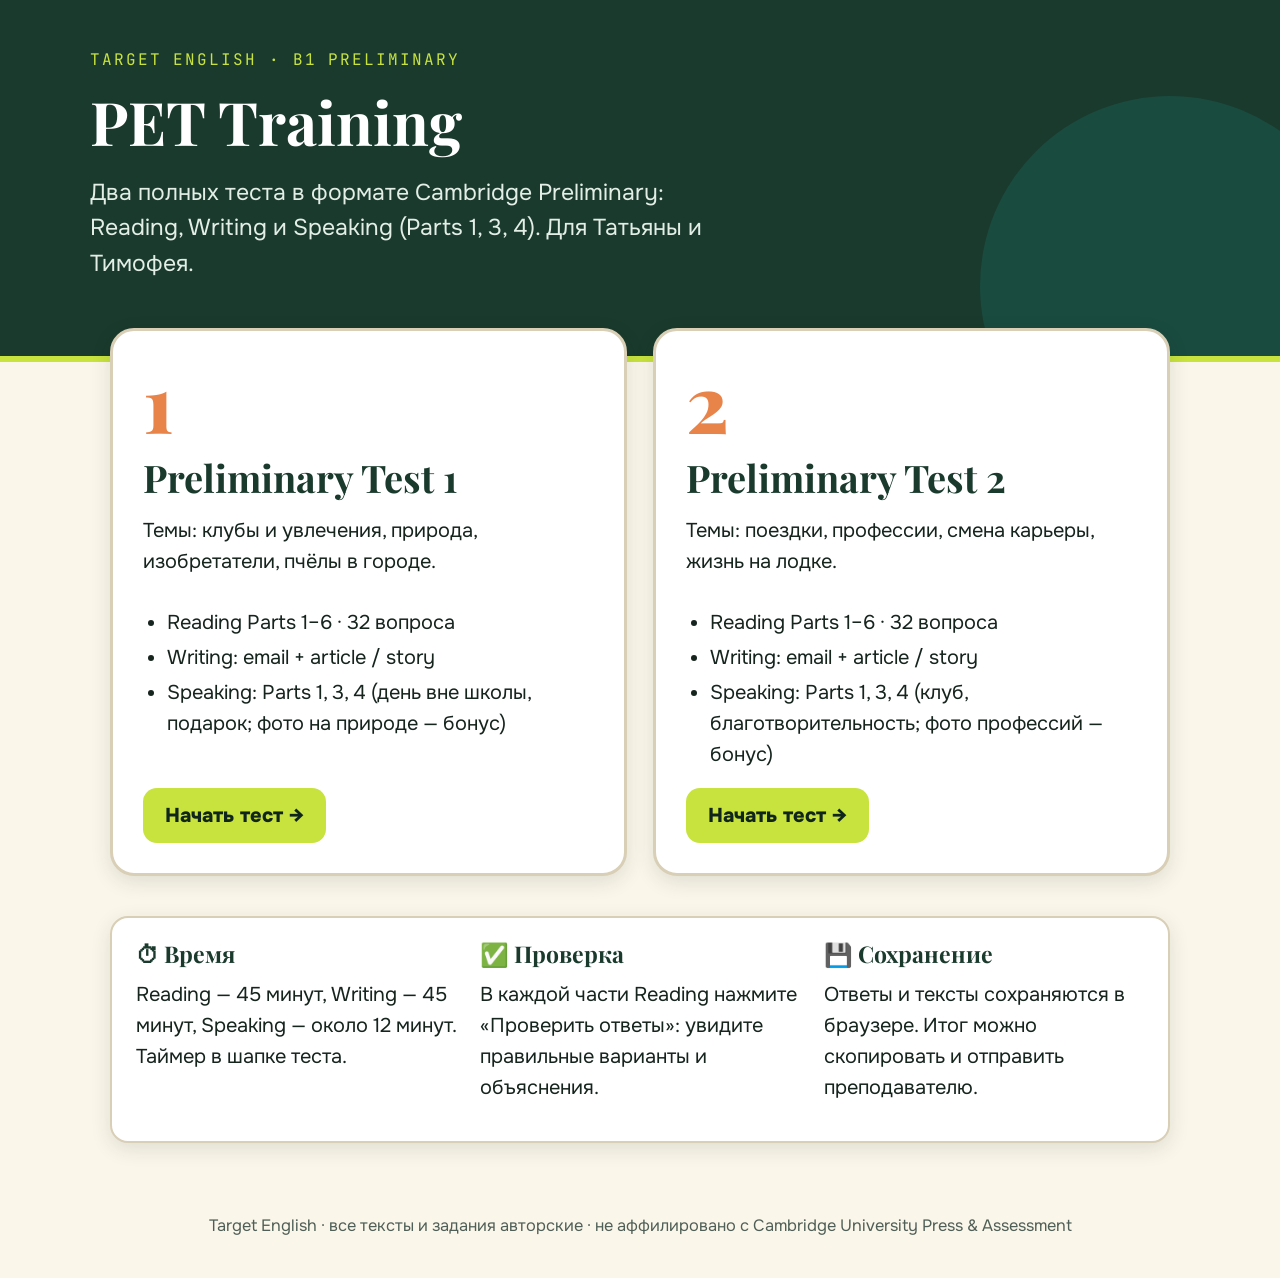
<file: index.html>
<!doctype html>
<html lang="ru">
<head>
<meta charset="utf-8">
<meta name="viewport" content="width=device-width,initial-scale=1">
<title>PET Training — Target English</title>
<meta name="description" content="Два полных тренировочных теста B1 Preliminary (PET): Reading, Writing, Speaking.">
<link rel="icon" href="data:image/svg+xml,%3Csvg xmlns='http://www.w3.org/2000/svg' viewBox='0 0 64 64'%3E%3Crect width='64' height='64' rx='14' fill='%231A3A2D'/%3E%3Ctext x='32' y='43' font-size='30' font-family='Georgia' font-weight='800' text-anchor='middle' fill='%23C8E23E'%3ETE%3C/text%3E%3C/svg%3E">
<link rel="preconnect" href="https://fonts.googleapis.com">
<link rel="preconnect" href="https://fonts.gstatic.com" crossorigin>
<link href="https://fonts.googleapis.com/css2?family=Onest:wght@400;500;600;700;800&family=Playfair+Display:wght@600;800&family=JetBrains+Mono:wght@500;700;800&display=swap" rel="stylesheet">
<link rel="stylesheet" href="assets/css/style.css">
<style>
  .hero{background:var(--g800);color:#fff;border-bottom:6px solid var(--lime);padding:48px 20px 56px;position:relative;overflow:hidden}
  .hero::after{content:"";position:absolute;right:-80px;bottom:-120px;width:380px;height:380px;border-radius:50%;background:var(--g600);opacity:.5}
  .hero-in{max-width:1100px;margin:0 auto;position:relative;z-index:1}
  .hero .kick{font-size:.8rem}
  .hero h1{color:#fff;font-size:3rem;margin:.2em 0 .3em}
  .hero p{font-size:1.15rem;max-width:44ch;color:#E3EEE7}
  .cards{max-width:1100px;margin:-34px auto 0;padding:0 20px 40px;display:grid;grid-template-columns:1fr 1fr;gap:26px;position:relative;z-index:2}
  .tcard{background:#fff;border:3px solid var(--line);border-radius:24px;padding:30px;box-shadow:var(--shadow);display:flex;flex-direction:column;gap:14px;text-decoration:none;color:var(--ink);transition:transform .15s,border-color .15s}
  .tcard:hover{transform:translateY(-4px);border-color:var(--or)}
  .tcard .num{font-family:var(--f-head);font-weight:800;font-size:4rem;line-height:1;color:var(--or)}
  .tcard h2{margin:0}
  .tcard ul{margin:0;padding-left:1.2em}
  .tcard li{margin-bottom:4px}
  .tcard .go{margin-top:auto;align-self:flex-start;background:var(--lime);color:var(--g900);font-weight:800;border-radius:14px;padding:12px 22px}
  .how{max-width:1100px;margin:0 auto;padding:0 20px 60px}
  .how .card{display:grid;grid-template-columns:repeat(3,1fr);gap:24px}
  .how h3{font-size:1.15rem}
  @media(max-width:800px){.cards,.how .card{grid-template-columns:1fr}.hero h1{font-size:2.2rem}}
</style>
</head>
<body>
<header class="hero"><div class="hero-in">
  <div class="kick">Target English · B1 Preliminary</div>
  <h1>PET Training</h1>
  <p>Два полных теста в формате Cambridge Preliminary: Reading, Writing и Speaking (Parts 1, 3, 4). Для Татьяны и Тимофея.</p>
</div></header>
<section class="cards">
  <a class="tcard" href="test1.html"><div class="num">1</div><h2>Preliminary Test 1</h2>
    <p>Темы: клубы и увлечения, природа, изобретатели, пчёлы в городе.</p>
    <ul><li>Reading Parts 1–6 · 32 вопроса</li><li>Writing: email + article / story</li><li>Speaking: Parts 1, 3, 4 (день вне школы, подарок; фото на природе — бонус)</li></ul>
    <span class="go">Начать тест →</span></a>
  <a class="tcard" href="test2.html"><div class="num">2</div><h2>Preliminary Test 2</h2>
    <p>Темы: поездки, профессии, смена карьеры, жизнь на лодке.</p>
    <ul><li>Reading Parts 1–6 · 32 вопроса</li><li>Writing: email + article / story</li><li>Speaking: Parts 1, 3, 4 (клуб, благотворительность; фото профессий — бонус)</li></ul>
    <span class="go">Начать тест →</span></a>
</section>
<section class="how"><div class="card">
  <div><h3>⏱ Время</h3><p>Reading — 45 минут, Writing — 45 минут, Speaking — около 12 минут. Таймер в шапке теста.</p></div>
  <div><h3>✅ Проверка</h3><p>В каждой части Reading нажмите «Проверить ответы»: увидите правильные варианты и объяснения.</p></div>
  <div><h3>💾 Сохранение</h3><p>Ответы и тексты сохраняются в браузере. Итог можно скопировать и отправить преподавателю.</p></div>
</div></section>
<footer>Target English · все тексты и задания авторские · не аффилировано с Cambridge University Press &amp; Assessment</footer>
</body>
</html>
</file>
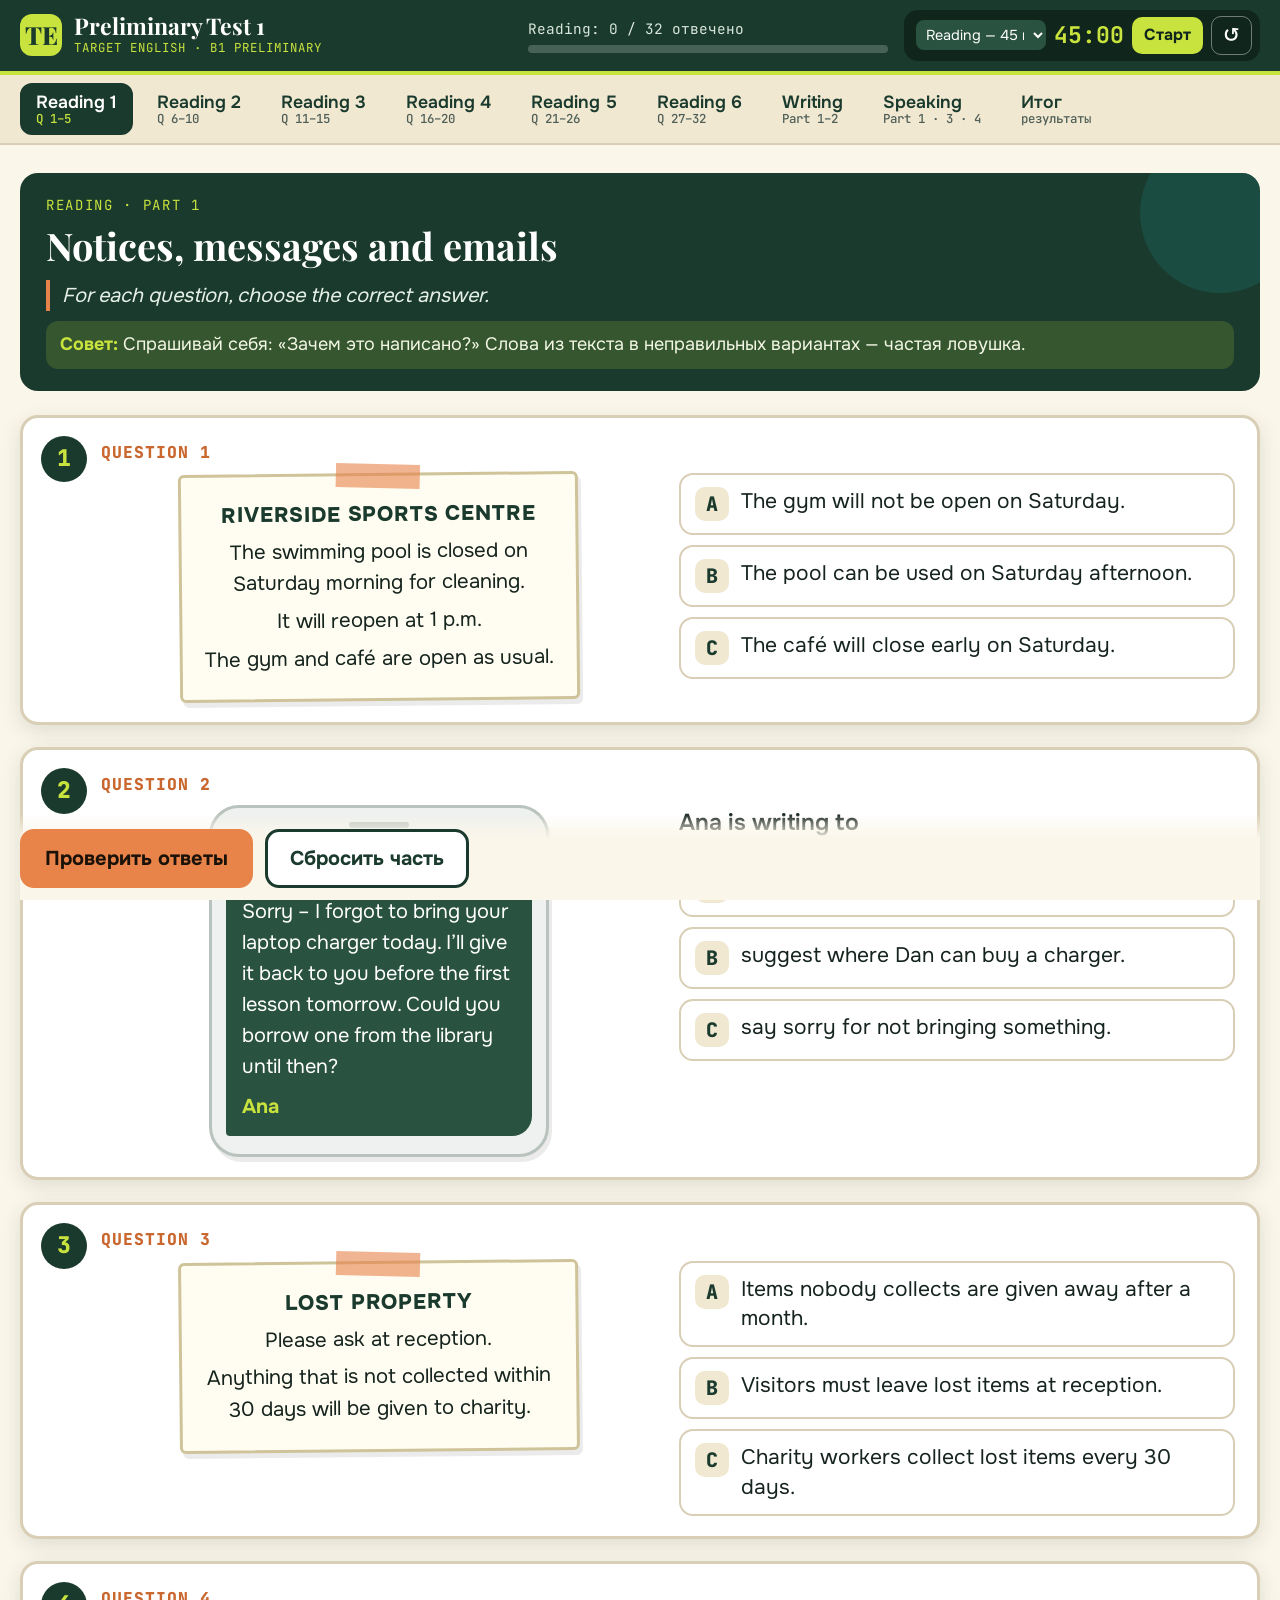
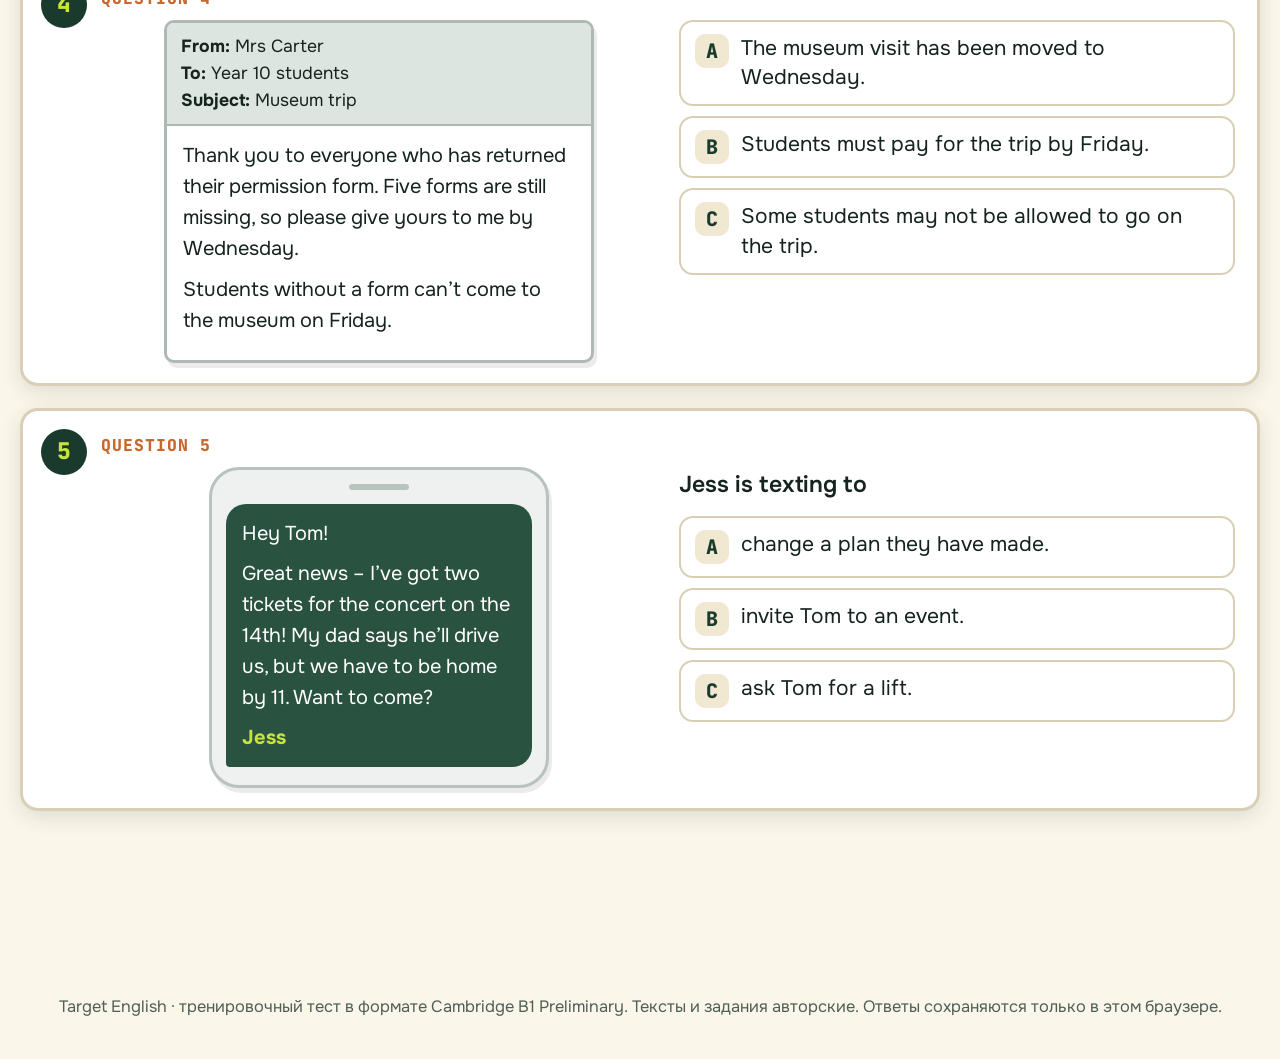
<file: test1.html>
<!doctype html>
<html lang="ru">
<head>
<meta charset="utf-8">
<meta name="viewport" content="width=device-width,initial-scale=1">
<title>Preliminary Test 1 — Target English</title>
<meta name="description" content="Тренировочный тест B1 Preliminary (PET): Reading, Writing, Speaking.">
<link rel="icon" href="data:image/svg+xml,%3Csvg xmlns='http://www.w3.org/2000/svg' viewBox='0 0 64 64'%3E%3Crect width='64' height='64' rx='14' fill='%231A3A2D'/%3E%3Ctext x='32' y='43' font-size='30' font-family='Georgia' font-weight='800' text-anchor='middle' fill='%23C8E23E'%3ETE%3C/text%3E%3C/svg%3E">
<link rel="preconnect" href="https://fonts.googleapis.com">
<link rel="preconnect" href="https://fonts.gstatic.com" crossorigin>
<link href="https://fonts.googleapis.com/css2?family=Onest:wght@400;500;600;700;800&family=Playfair+Display:wght@600;800&family=JetBrains+Mono:wght@500;700;800&display=swap" rel="stylesheet">
<link rel="stylesheet" href="assets/css/style.css">
</head>
<body>
<div id="app"></div>
<noscript><p style="padding:24px;font:20px sans-serif">Для работы теста включите JavaScript в браузере.</p></noscript>
<script src="assets/js/test1-data.js"></script>
<script src="assets/js/images.js"></script>
<script src="assets/js/engine.js"></script>
</body>
</html>
</file>
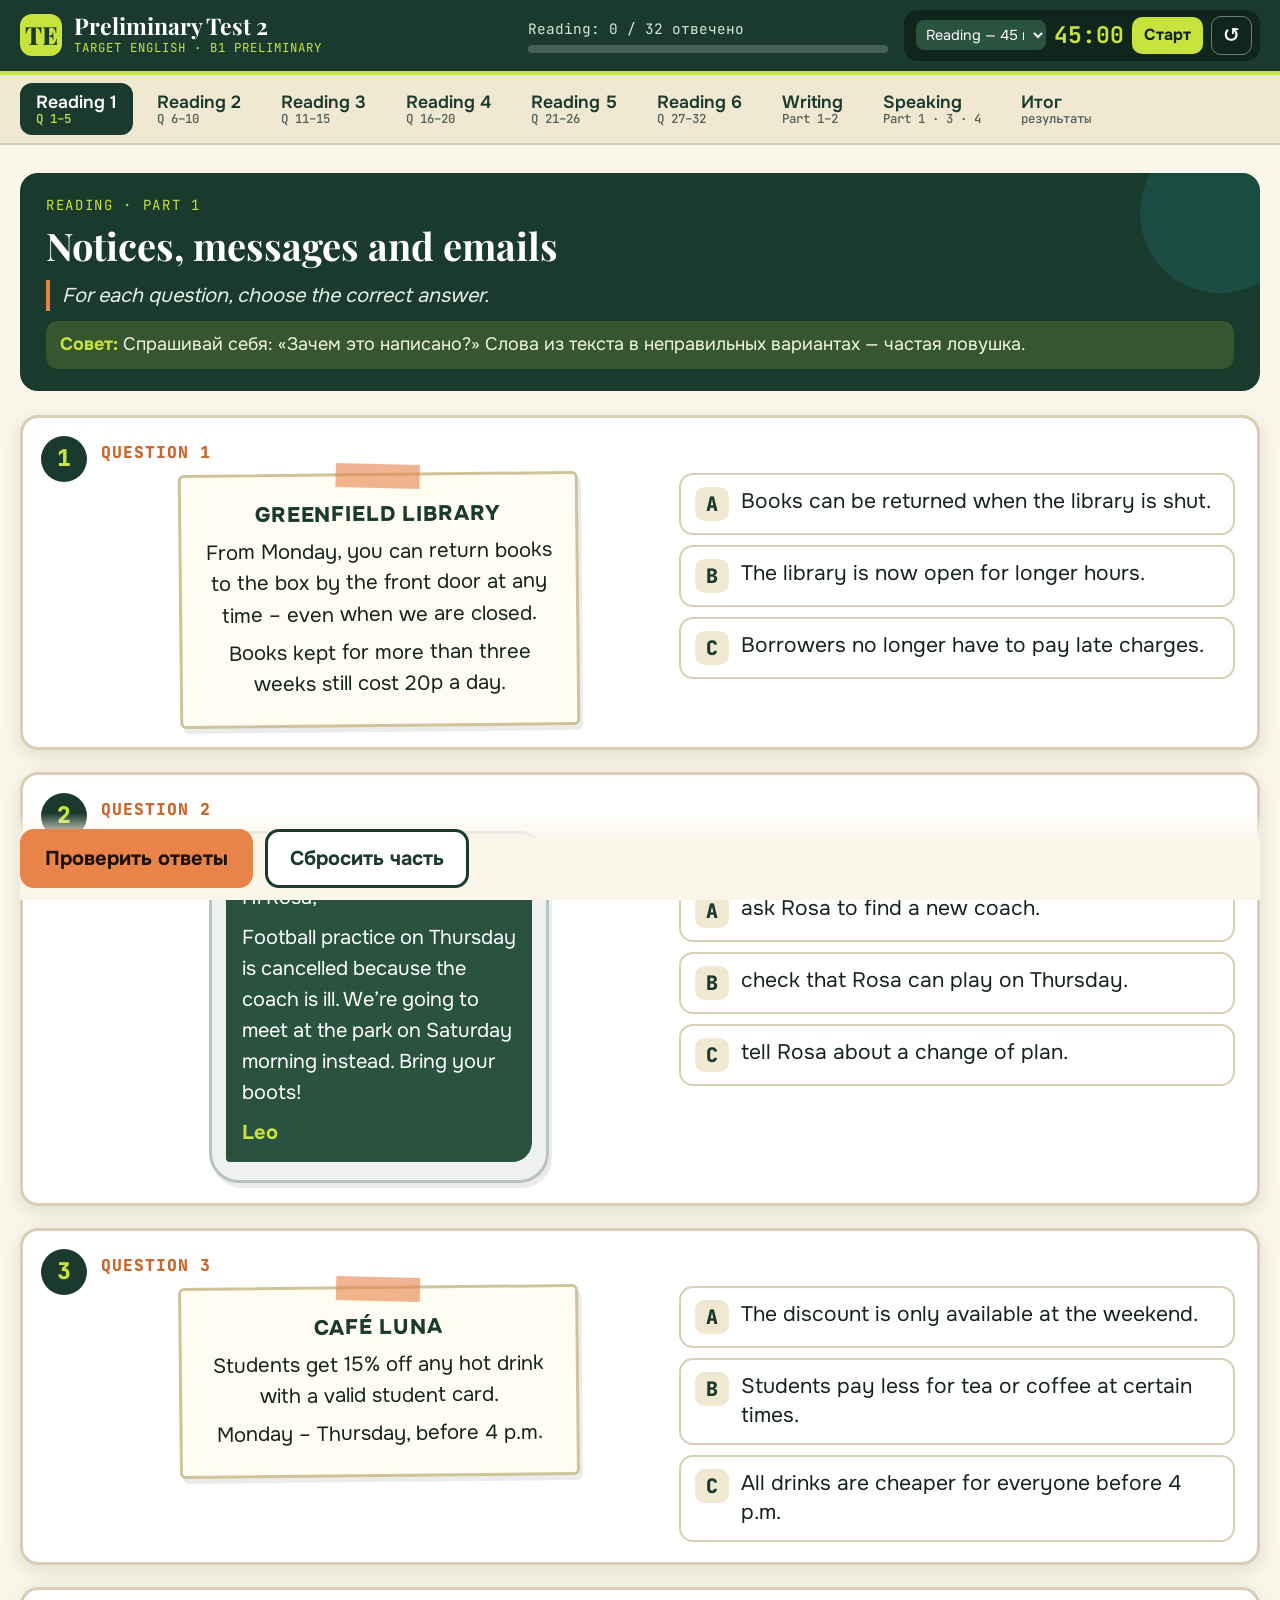
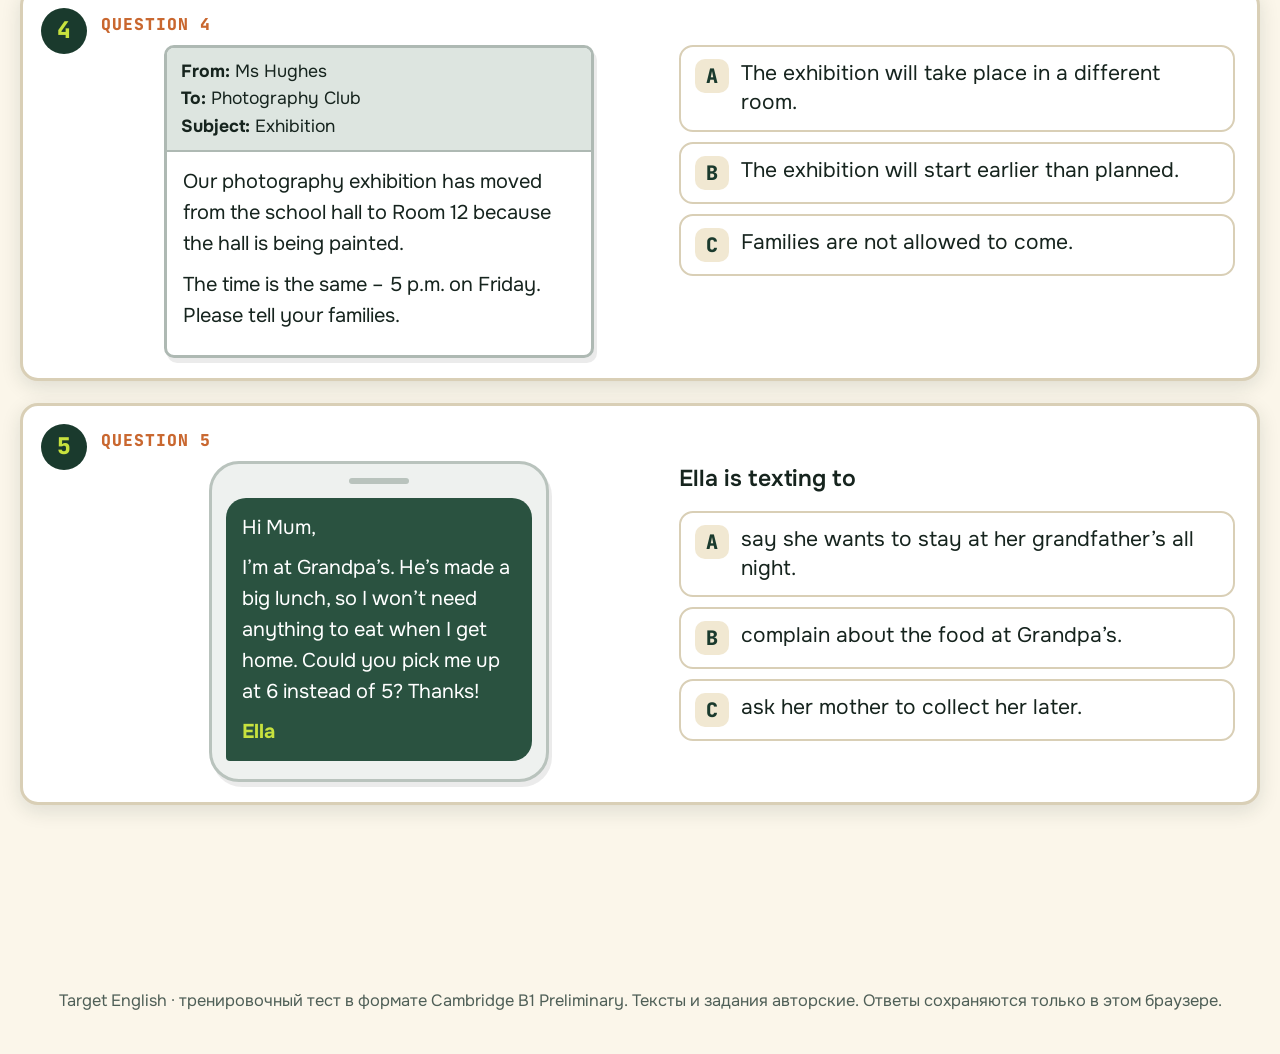
<file: test2.html>
<!doctype html>
<html lang="ru">
<head>
<meta charset="utf-8">
<meta name="viewport" content="width=device-width,initial-scale=1">
<title>Preliminary Test 2 — Target English</title>
<meta name="description" content="Тренировочный тест B1 Preliminary (PET): Reading, Writing, Speaking.">
<link rel="icon" href="data:image/svg+xml,%3Csvg xmlns='http://www.w3.org/2000/svg' viewBox='0 0 64 64'%3E%3Crect width='64' height='64' rx='14' fill='%231A3A2D'/%3E%3Ctext x='32' y='43' font-size='30' font-family='Georgia' font-weight='800' text-anchor='middle' fill='%23C8E23E'%3ETE%3C/text%3E%3C/svg%3E">
<link rel="preconnect" href="https://fonts.googleapis.com">
<link rel="preconnect" href="https://fonts.gstatic.com" crossorigin>
<link href="https://fonts.googleapis.com/css2?family=Onest:wght@400;500;600;700;800&family=Playfair+Display:wght@600;800&family=JetBrains+Mono:wght@500;700;800&display=swap" rel="stylesheet">
<link rel="stylesheet" href="assets/css/style.css">
</head>
<body>
<div id="app"></div>
<noscript><p style="padding:24px;font:20px sans-serif">Для работы теста включите JavaScript в браузере.</p></noscript>
<script src="assets/js/test2-data.js"></script>
<script src="assets/js/images.js"></script>
<script src="assets/js/engine.js"></script>
</body>
</html>
</file>
<file: assets/css/style.css>
/* Target English · PET Training — brand: deep green, orange, lime, cream */
:root{
  --g900:#10261D; --g800:#1A3A2D; --g700:#2A5240; --g600:#1A5C52;
  --or:#E8834A; --or-d:#C9672F; --lime:#C8E23E; --lime-d:#A9C521;
  --cream:#FBF6EA; --sand:#F1E8D2; --paper:#FFFFFF; --ink:#16241E; --mut:#4F5F57;
  --ok:#2F7D32; --okbg:#E3F3D0; --bad:#B3321F; --badbg:#FCE4DD; --line:#D9CFB6;
  --r:18px; --shadow:0 6px 20px rgba(16,38,29,.12);
  --f-body:'Onest',system-ui,-apple-system,'Segoe UI',Roboto,Arial,sans-serif;
  --f-head:'Playfair Display',Georgia,'Times New Roman',serif;
  --f-mono:'JetBrains Mono',ui-monospace,Consolas,monospace;
  --hdr:68px; --nav:56px;
}
*{box-sizing:border-box}
html{font-size:20px;-webkit-text-size-adjust:100%;color-scheme:light;scroll-behavior:smooth}
body{margin:0;background:var(--cream);color:var(--ink);font-family:var(--f-body);line-height:1.55;overflow-x:clip}
h1,h2,h3,h4{font-family:var(--f-head);color:var(--g800);line-height:1.2;margin:0 0 .5em}
h2{font-size:1.9rem} h3{font-size:1.4rem} h4{font-size:1.15rem}
p{margin:0 0 .8em}
button{font:inherit;cursor:pointer}
img{max-width:100%;display:block}
:focus-visible{outline:3px solid var(--or);outline-offset:2px}

/* ---------- header ---------- */
.top{position:sticky;top:0;z-index:50;background:var(--g800);color:#fff;border-bottom:4px solid var(--lime)}
.top-in{max-width:1280px;margin:0 auto;padding:10px 20px;display:flex;align-items:center;gap:16px;min-height:var(--hdr)}
.brand{display:flex;align-items:center;gap:12px;color:#fff;text-decoration:none;min-width:0}
.mark{width:42px;height:42px;border-radius:12px;background:var(--lime);color:var(--g800);display:grid;place-items:center;font-family:var(--f-head);font-weight:800;font-size:1.25rem;flex:none}
.brand b{display:block;font-family:var(--f-head);font-size:1.15rem;line-height:1.1}
.brand small{display:block;font-family:var(--f-mono);font-size:.62rem;letter-spacing:.08em;text-transform:uppercase;color:var(--lime)}
.prog{flex:1;min-width:120px;max-width:360px;margin-left:auto}
.prog span{display:block;font-size:.72rem;color:#D8E6DD;font-family:var(--f-mono)}
.bar-bg{height:8px;background:rgba(255,255,255,.2);border-radius:99px;overflow:hidden;margin-top:4px}
.bar-fg{height:100%;width:0;background:var(--lime);border-radius:99px;transition:width .3s}
.timer{display:flex;align-items:center;gap:8px;background:var(--g900);padding:6px 8px 6px 12px;border-radius:14px}
.timer .tdisp{font-family:var(--f-mono);font-weight:700;font-size:1.15rem;min-width:4.2ch;color:var(--lime)}
.timer.ring .tdisp{color:var(--or);animation:blink .6s steps(2) 6}
@keyframes blink{50%{opacity:.2}}
.timer select{font:inherit;font-size:.72rem;border:0;border-radius:8px;padding:5px 6px;background:var(--g700);color:#fff;max-width:130px}
.tbtn{border:0;border-radius:10px;background:var(--lime);color:var(--g900);font-weight:700;padding:6px 12px;font-size:.8rem}
.tbtn.sec{background:transparent;color:#fff;border:1px solid rgba(255,255,255,.4)}

/* ---------- nav ---------- */
.nav{position:sticky;top:var(--hdr);z-index:40;background:var(--sand);border-bottom:2px solid var(--line)}
.nav-in{max-width:1280px;margin:0 auto;padding:8px 20px;display:flex;gap:8px;overflow-x:auto;scrollbar-width:thin}
.tab{flex:none;border:2px solid transparent;background:transparent;color:var(--g800);padding:7px 14px;border-radius:12px;font-weight:600;font-size:.88rem;line-height:1.15;text-align:left}
.tab small{display:block;font-family:var(--f-mono);font-weight:500;font-size:.62rem;color:var(--mut)}
.tab:hover{background:#fff}
.tab[aria-selected=true]{background:var(--g800);color:#fff;border-color:var(--g800)}
.tab[aria-selected=true] small{color:var(--lime)}
.tab.done::after{content:" ✓";color:var(--ok);font-weight:800}
.tab[aria-selected=true].done::after{color:var(--lime)}

/* ---------- layout ---------- */
main{max-width:1280px;margin:0 auto;padding:28px 20px 60px}
.panel[hidden]{display:none}
.phead{background:var(--g800);color:#fff;border-radius:var(--r);padding:22px 26px;margin-bottom:24px;position:relative;overflow:hidden}
.phead::after{content:"";position:absolute;right:-40px;top:-40px;width:160px;height:160px;border-radius:50%;background:var(--g600);opacity:.55}
.phead>*{position:relative;z-index:1}
.phead h2{color:#fff;margin-bottom:.3em}
.kick{font-family:var(--f-mono);text-transform:uppercase;letter-spacing:.12em;font-size:.7rem;color:var(--lime);margin-bottom:6px}
.rubric{font-style:italic;color:#E6F0E9;border-left:4px solid var(--or);padding-left:12px;margin:10px 0}
.tip{background:rgba(200,226,62,.16);border-radius:12px;padding:10px 14px;margin:10px 0 0;font-size:.9rem;color:#F3F8E4}
.tip b{color:var(--lime)}
.two{display:grid;grid-template-columns:minmax(0,1.05fr) minmax(0,1fr);gap:28px;align-items:start}
.sticky{position:sticky;top:calc(var(--hdr) + var(--nav) + 14px);max-height:calc(100vh - var(--hdr) - var(--nav) - 30px);overflow:auto;padding-right:4px}
.card{background:var(--paper);border:2px solid var(--line);border-radius:var(--r);padding:22px 24px;box-shadow:var(--shadow)}
.article h3{font-size:1.5rem}
.article p{font-size:1.05rem;line-height:1.7}
.article .by{font-style:italic;color:var(--mut)}

/* ---------- questions ---------- */
.qlist{display:grid;gap:22px}
.q{position:relative;background:var(--paper);border:3px solid var(--line);border-radius:var(--r);padding:20px 22px 20px 78px;box-shadow:var(--shadow);transition:border-color .2s,background .2s}
.q.ok{border-color:var(--ok);background:#F6FBEE}
.q.bad{border-color:var(--bad);background:#FFF8F5}
.q.blank{border-color:var(--or)}
.qn{position:absolute;left:18px;top:18px;width:46px;height:46px;border-radius:50%;background:var(--g800);color:var(--lime);display:grid;place-items:center;font-family:var(--f-mono);font-weight:800;font-size:1.15rem}
.q.ok .qn{background:var(--ok);color:#fff}.q.bad .qn{background:var(--bad);color:#fff}
.qbody{display:grid;grid-template-columns:minmax(0,1fr) minmax(0,1fr);gap:22px;align-items:start}
.qbody.solo{grid-template-columns:1fr}
.qtext{font-size:1.15rem;font-weight:600;margin-bottom:.6em}
.opts{display:grid;gap:10px}
.opts.boxes{grid-template-columns:1fr 1fr}
.opt{display:flex;gap:12px;align-items:flex-start;padding:12px 14px;border:2px solid var(--line);border-radius:14px;background:#fff;cursor:pointer;font-size:1.05rem;line-height:1.4;transition:background .15s,border-color .15s}
.opt:hover{border-color:var(--g600);background:#F3F8F4}
.opt input{position:absolute;opacity:0;pointer-events:none}
.ltr{flex:none;width:34px;height:34px;border-radius:10px;background:var(--sand);color:var(--g800);display:grid;place-items:center;font-family:var(--f-mono);font-weight:800;font-size:1rem}
.opt:has(input:checked){border-color:var(--g600);background:#E8F2EC;box-shadow:inset 0 0 0 2px var(--g600)}
.opt:has(input:checked) .ltr{background:var(--g800);color:var(--lime)}
.opt:has(input:focus-visible){outline:3px solid var(--or);outline-offset:2px}
.opt.is-correct{border-color:var(--ok)!important;background:var(--okbg)!important;box-shadow:none!important}
.opt.is-correct .ltr{background:var(--ok)!important;color:#fff!important}
.opt.is-correct::after{content:"✓";margin-left:auto;font-weight:800;color:var(--ok);font-size:1.2rem}
.opt.is-wrong{border-color:var(--bad)!important;background:var(--badbg)!important;box-shadow:none!important}
.opt.is-wrong .ltr{background:var(--bad)!important;color:#fff!important}
.opt.is-wrong::after{content:"✗";margin-left:auto;font-weight:800;color:var(--bad);font-size:1.2rem}
.boxes .opt{border-style:solid;border-width:3px;min-height:130px;font-style:italic}
.why{margin:14px 0 0;padding:10px 14px;border-radius:12px;background:var(--sand);font-size:.92rem;line-height:1.5}
.why[hidden]{display:none}
.q.ok .why{background:var(--okbg)}.q.bad .why{background:var(--badbg)}

/* stimuli (Part 1) */
.stim-wrap{display:flex;justify-content:center}
.notice{position:relative;background:#FFFDF2;border:3px solid #CFC39A;border-radius:6px;padding:26px 20px 18px;width:100%;max-width:400px;text-align:center;box-shadow:3px 5px 0 rgba(0,0,0,.08);transform:rotate(-.6deg)}
.notice .tape{position:absolute;top:-12px;left:50%;width:84px;height:24px;margin-left:-42px;background:rgba(232,131,74,.6);transform:rotate(2deg)}
.notice h4{margin:0 0 .4em;font-family:var(--f-body);font-weight:800;text-transform:uppercase;letter-spacing:.04em;font-size:1.05rem}
.notice p{margin:0 0 .3em;font-size:1.02rem}
.phone{width:100%;max-width:340px;background:#EEF1EF;border:3px solid #B9C3BD;border-radius:30px;padding:26px 14px 18px;box-shadow:3px 5px 0 rgba(0,0,0,.08)}
.phone::before{content:"";display:block;width:60px;height:6px;border-radius:9px;background:#B9C3BD;margin:-12px auto 14px}
.bubble{background:var(--g700);color:#fff;border-radius:20px 20px 20px 4px;padding:14px 16px;font-size:1rem}
.bubble p{margin:0 0 .45em}.bubble .sig{margin:0;font-weight:700;color:var(--lime)}
.mail{width:100%;max-width:430px;border:3px solid #AEB9B3;border-radius:10px;background:#fff;overflow:hidden;box-shadow:3px 5px 0 rgba(0,0,0,.08)}
.mail .mh{background:#DDE5E0;padding:10px 14px;font-size:.88rem;border-bottom:2px solid #AEB9B3}
.mail .mb{padding:14px 16px;font-size:1rem}.mail .mb p{margin:0 0 .5em}

/* Part 2 */
.person-top{display:flex;gap:14px;align-items:flex-start;margin-bottom:12px}
.av{flex:none;width:52px;height:52px;border-radius:50%;display:grid;place-items:center;color:#fff;font-weight:800;font-size:1.3rem;background:var(--g600)}
.chips{display:flex;flex-wrap:wrap;gap:8px}
.chip{position:relative;display:grid;place-items:center;width:46px;height:46px;border-radius:12px;border:2px solid var(--line);background:#fff;font-family:var(--f-mono);font-weight:800;font-size:1.05rem;cursor:pointer;transition:.15s}
.chip input{position:absolute;opacity:0;pointer-events:none}
.chip:hover{border-color:var(--g600)}
.chip:has(input:checked){background:var(--g800);color:var(--lime);border-color:var(--g800)}
.chip:has(input:focus-visible){outline:3px solid var(--or);outline-offset:2px}
.chip.is-correct{background:var(--ok)!important;color:#fff!important;border-color:var(--ok)!important}
.chip.is-wrong{background:var(--bad)!important;color:#fff!important;border-color:var(--bad)!important}
.q.people{padding-left:22px}
.q.people .qn{position:static;flex:none}
.txts{display:grid;gap:14px}
.txt-card{display:flex;gap:14px;background:#fff;border:2px solid var(--line);border-radius:14px;padding:14px 16px}
.txt-card h4{margin:0 0 .2em;font-family:var(--f-body);font-weight:800}
.txt-card p{margin:0;font-size:.98rem;line-height:1.5}
.txt-card .ltr{background:var(--lime);width:40px;height:40px;font-size:1.15rem}

/* gaps (Part 4-6) */
.gap{display:inline;border-radius:8px;padding:1px 8px;background:var(--sand);border:2px dashed var(--g600);font-weight:600;white-space:normal}
.gap .gn{display:inline-block;min-width:1.8em;text-align:center;background:var(--g800);color:var(--lime);border-radius:6px;font-family:var(--f-mono);font-size:.82em;margin-right:4px;padding:0 4px}
.gap.filled{background:#E8F2EC;border-style:solid}
.gap.ok{background:var(--okbg);border-color:var(--ok)}
.gap.bad{background:var(--badbg);border-color:var(--bad)}
.gap .fix{color:var(--bad);font-weight:800;margin-left:6px}
.sentences{display:grid;gap:10px}
.sent{display:flex;gap:12px;padding:12px 14px;background:#fff;border:2px solid var(--line);border-radius:14px;font-size:1.02rem;line-height:1.45;transition:.2s}
.sent.used{opacity:.45;background:var(--sand)}
.sent .ltr{background:var(--lime)}
.gaprows{display:grid;gap:14px;margin-top:22px}
.q.mini{padding:14px 16px 14px 70px}
.q.mini .qn{left:12px;top:12px;width:42px;height:42px;font-size:1rem}
.grow-chips{display:flex;flex-wrap:wrap;gap:8px}
.gapin{font:inherit;font-weight:700;font-size:1em;width:7.5em;border:0;border-bottom:3px solid var(--g600);background:#F0F6F2;border-radius:8px 8px 0 0;padding:2px 8px;color:var(--g800);text-align:center}
.gapin::placeholder{color:#5C7266;font-family:var(--f-mono);font-size:.8em}
.gapin:focus{outline:3px solid var(--or);background:#fff}
.gapin.ok{background:var(--okbg);border-color:var(--ok)}
.gapin.bad{background:var(--badbg);border-color:var(--bad)}
.fixword{display:inline-block;margin-left:6px;font-weight:800;color:var(--bad);font-family:var(--f-mono);font-size:.85em}
.whylist{display:grid;gap:8px;margin-top:18px}
.whylist .why{margin:0}

/* bar & score */
.bar{display:flex;flex-wrap:wrap;align-items:center;gap:12px;margin-top:26px;position:sticky;bottom:0;background:linear-gradient(0deg,var(--cream) 70%,rgba(251,246,234,0));padding:16px 0 12px;z-index:20}
.btn{border:3px solid var(--g800);background:#fff;color:var(--g800);border-radius:14px;padding:11px 22px;font-weight:700;font-size:1rem}
.btn.primary{background:var(--or);border-color:var(--or);color:#1A1208}
.btn.primary:hover{background:var(--or-d);border-color:var(--or-d);color:#fff}
.btn.ghost:hover{background:var(--sand)}
.btn.lime{background:var(--lime);border-color:var(--lime);color:var(--g900)}
.btn.small{padding:6px 14px;font-size:.85rem;border-width:2px;border-radius:10px}
.score{font-family:var(--f-mono);font-weight:800;font-size:1.1rem;padding:8px 16px;border-radius:12px}
.score:empty{display:none}
.score.good{background:var(--okbg);color:var(--ok)}
.score.mid{background:#FFE9D9;color:#9A4310}

/* ---------- writing ---------- */
.subnav{display:flex;flex-wrap:wrap;gap:8px;margin-bottom:20px}
.pill{border:2px solid var(--g800);background:#fff;color:var(--g800);padding:8px 18px;border-radius:99px;font-weight:700;font-size:.92rem}
.pill[aria-selected=true]{background:var(--g800);color:var(--lime)}
.emailbox{border:3px solid var(--g700);border-radius:14px;background:#fff;overflow:hidden;box-shadow:var(--shadow)}
.emailbox .eh{background:var(--g700);color:#fff;padding:12px 18px;font-size:.95rem}
.emailbox .eh b{color:var(--lime)}
.eb{padding:16px 18px}
.erow{display:grid;grid-template-columns:minmax(0,1fr) 170px;gap:16px;align-items:center;margin-bottom:12px}
.erow p{margin:0;font-size:1.05rem}
.note{font-style:italic;font-weight:700;color:#8A3B10;background:#FFE9D9;border:2px solid var(--or);border-radius:12px;padding:8px 12px;font-size:1rem;position:relative}
.note::before{content:"✎ ";}
.adbox{border:3px solid var(--g700);border-radius:12px;overflow:hidden;background:#fff;margin:12px 0}
.adbox .ah{background:var(--g700);color:#fff;padding:8px 16px;font-weight:700}
.adbox .ab{padding:14px 18px;text-align:center}
.adbox .ab h4{font-family:var(--f-body);font-weight:800;font-size:1.4rem;margin:0 0 .4em;color:var(--ink)}
.firstline{font-family:var(--f-head);font-style:italic;font-size:1.3rem;color:var(--g800);background:var(--sand);border-left:6px solid var(--lime);padding:12px 16px;border-radius:8px;margin:10px 0}
.wt{width:100%;min-height:290px;font:inherit;font-size:1.1rem;line-height:1.7;padding:16px 18px;border:3px solid var(--g700);border-radius:14px;background:#fff;color:var(--ink);resize:vertical}
.wt:focus{outline:3px solid var(--or)}
.wcount{display:flex;align-items:center;gap:12px;margin:10px 0;font-family:var(--f-mono);font-weight:700}
.wnum{font-size:1.5rem;color:var(--g800)}
.wtag{padding:4px 12px;border-radius:99px;font-size:.8rem;background:var(--sand)}
.wtag.ok{background:var(--okbg);color:var(--ok)}.wtag.warn{background:#FFE9D9;color:#9A4310}
.chk{display:grid;gap:8px;margin:14px 0}
.chk label{display:flex;gap:12px;align-items:flex-start;padding:10px 14px;background:#fff;border:2px solid var(--line);border-radius:12px;cursor:pointer;font-size:1rem}
.chk input{width:24px;height:24px;accent-color:var(--g600);flex:none;margin-top:2px}
.chk label:has(input:checked){background:var(--okbg);border-color:var(--ok)}
.model{background:#FFFDF2;border:3px dashed var(--or);border-radius:14px;padding:16px 20px;margin-top:14px;font-size:1.05rem;line-height:1.7}
.model[hidden]{display:none}
.model h4{font-family:var(--f-mono);font-size:.8rem;text-transform:uppercase;letter-spacing:.1em;color:#8A3B10}
.row{display:flex;flex-wrap:wrap;gap:12px;align-items:center}

/* ---------- speaking ---------- */
.deck{background:var(--g800);color:#fff;border-radius:24px;padding:34px 34px 28px;position:relative;box-shadow:var(--shadow);min-height:300px;display:flex;flex-direction:column}
.deck .who{align-self:flex-start;background:var(--lime);color:var(--g900);font-weight:800;border-radius:99px;padding:5px 16px;font-size:.9rem}
.deck .cnt{position:absolute;right:26px;top:26px;font-family:var(--f-mono);color:var(--lime);font-size:.95rem}
.deck .bigq{font-family:var(--f-head);font-size:2rem;line-height:1.3;margin:24px 0 18px;color:#fff;flex:1}
.deck .more{background:rgba(255,255,255,.1);border-radius:14px;padding:12px 16px;font-size:1.05rem;margin-bottom:14px}
.deck .more b{color:var(--lime)}
.deck .more[hidden]{display:none}
.deck .row .btn{border-color:var(--lime);background:transparent;color:#fff}
.deck .row .btn.lime{background:var(--lime);color:var(--g900)}
.ideas{display:flex;flex-wrap:wrap;gap:8px;margin-bottom:16px}
.idea{background:rgba(232,131,74,.22);border:2px solid var(--or);color:#FFE3D0;border-radius:99px;padding:4px 14px;font-size:.92rem}
.qall{margin-top:18px}
.qall summary{cursor:pointer;font-weight:700;color:var(--g800);padding:10px 0}
.qall ol{margin:.4em 0;padding-left:1.6em;display:grid;gap:8px}
.photos{display:grid;grid-template-columns:1fr 1fr;gap:26px}
.pcard{background:#fff;border:3px solid var(--line);border-radius:22px;overflow:hidden;box-shadow:var(--shadow);display:flex;flex-direction:column}
.pcard .phead2{display:flex;align-items:center;justify-content:space-between;gap:12px;padding:12px 18px;background:var(--g700);color:#fff}
.pcard .phead2 b{font-size:1.15rem}
.pcard .phead2 span{font-family:var(--f-mono);font-size:.7rem;color:var(--lime);text-transform:uppercase;letter-spacing:.1em}
.pimg{position:relative;cursor:zoom-in;background:var(--g900)}
.pimg img{width:100%;height:auto;aspect-ratio:940/788;object-fit:cover}
.pimg .zoom{position:absolute;right:12px;bottom:12px;background:rgba(16,38,29,.85);color:#fff;border-radius:10px;padding:5px 12px;font-size:.8rem}
.pbody{padding:16px 20px 20px}
.pbody .tl{font-weight:700;margin:0 0 6px}
.pbody ul{margin:0 0 12px;padding-left:1.3em}
.pbody li{margin-bottom:4px;font-size:1.05rem}
.ask{background:var(--sand);border-radius:12px;padding:10px 14px;margin:12px 0;font-size:.98rem}
.ask b{color:var(--g800)}
.mt{display:flex;align-items:center;gap:10px;background:var(--g900);color:#fff;border-radius:14px;padding:8px 12px;margin:10px 0}
.mt .tdisp{font-family:var(--f-mono);font-weight:800;font-size:1.5rem;min-width:3.6ch;color:var(--lime)}
.mt.low .tdisp{color:var(--or)}
.mt.end{background:var(--bad)}
.mt .tbtn.sec{border-color:rgba(255,255,255,.5)}
.lang{display:grid;grid-template-columns:repeat(auto-fit,minmax(300px,1fr));gap:20px}
.lang .card h4{display:flex;gap:8px;align-items:center}
.lang ul{margin:0;padding-left:1.2em}
.lang li{margin-bottom:6px;font-size:1rem}
.lang em{color:#8A3B10;font-style:normal;font-weight:700}
.selft{width:100%;border-collapse:collapse;background:#fff;border-radius:14px;overflow:hidden;box-shadow:var(--shadow)}
.selft th,.selft td{padding:10px 12px;border-bottom:2px solid var(--line);text-align:center;font-size:.95rem}
.selft th:first-child,.selft td:first-child{text-align:left}
.selft thead th{background:var(--g800);color:#fff}
.rate{display:flex;gap:4px;justify-content:center}
.rate label{position:relative;width:34px;height:34px;display:grid;place-items:center;border:2px solid var(--line);border-radius:9px;cursor:pointer;font-family:var(--f-mono);font-weight:800}
.rate input{position:absolute;opacity:0}
.rate label:has(input:checked){background:var(--g800);color:var(--lime);border-color:var(--g800)}
.rate label:has(input:focus-visible){outline:3px solid var(--or)}
.note-sm{font-size:.88rem;color:var(--mut)}

/* ---------- results ---------- */
.rtable{width:100%;border-collapse:collapse;background:#fff;border-radius:16px;overflow:hidden;box-shadow:var(--shadow);margin:14px 0 22px}
.rtable th,.rtable td{padding:12px 16px;border-bottom:2px solid var(--line);text-align:left}
.rtable th{background:var(--g800);color:#fff;font-family:var(--f-mono);font-size:.75rem;text-transform:uppercase;letter-spacing:.08em}
.rtable td.n{font-family:var(--f-mono);font-weight:800}
.meter{height:10px;background:var(--sand);border-radius:99px;overflow:hidden;min-width:120px}
.meter i{display:block;height:100%;background:var(--lime-d);border-radius:99px}
.namein{font:inherit;font-size:1.05rem;padding:10px 14px;border:3px solid var(--g700);border-radius:12px;min-width:240px}
.verdict{background:var(--lime);color:var(--g900);font-weight:700;border-radius:14px;padding:14px 18px;margin:12px 0}

/* lightbox */
.lb{position:fixed;inset:0;background:rgba(10,24,18,.92);z-index:100;display:grid;place-items:center;padding:20px;cursor:zoom-out}
.lb img{max-height:92vh;max-width:96vw;border-radius:12px}
.lb[hidden]{display:none}

footer{max-width:1280px;margin:0 auto;padding:10px 20px 40px;color:var(--mut);font-size:.82rem;text-align:center}

/* ---------- responsive ---------- */
@media (max-width:1000px){
  .two{grid-template-columns:1fr}
  .sticky{position:static;max-height:none;overflow:visible}
  .qbody{grid-template-columns:1fr}
  .photos{grid-template-columns:1fr}
  .opts.boxes{grid-template-columns:1fr}
  .reverse-m{order:-1}
}
@media (max-width:720px){
  html{font-size:18px}
  :root{--hdr:auto}
  .top-in{flex-wrap:wrap;padding:8px 12px;gap:8px}
  .prog{order:3;flex-basis:100%;max-width:none}
  .nav{top:0;position:relative}
  main{padding:18px 12px 50px}
  .q{padding:16px 14px 16px 14px;padding-top:66px}
  .qn{left:14px;top:12px;width:42px;height:42px}
  .q.mini{padding-top:62px}
  .q.people{padding-top:16px}
  .erow{grid-template-columns:1fr}
  .deck{padding:24px 20px}
  .deck .bigq{font-size:1.5rem}
  .phead{padding:18px}
  .timer select{display:none}
  .sticky{margin-bottom:18px}
  .bar{position:static;background:none}
}
@media print{.top,.nav,.bar,.timer{display:none}}

/* ---------- v2 additions ---------- */
/* selection fallback without :has() */
.opt.sel{border-color:var(--g600);background:#E8F2EC;box-shadow:inset 0 0 0 2px var(--g600)}
.opt.sel .ltr{background:var(--g800);color:var(--lime)}
.chip.sel{background:var(--g800);color:var(--lime);border-color:var(--g800)}
.rate label.sel{background:var(--g800);color:var(--lime)}
.opt.sel.is-correct{box-shadow:none}
.chip.sel.is-correct{background:var(--ok);color:#fff;border-color:var(--ok)}
.chip.sel.is-wrong{background:var(--bad);color:#fff;border-color:var(--bad)}
.opt.sel.is-wrong{background:var(--badbg);border-color:var(--bad);box-shadow:none}
.opt.sel.is-wrong .ltr{background:var(--bad);color:#fff}
.opt.sel.is-correct .ltr{background:var(--ok);color:#fff}
.opt.sel.is-correct{background:var(--okbg);border-color:var(--ok)}

/* question numbers */
.qlab{font-family:var(--f-mono);font-weight:800;text-transform:uppercase;letter-spacing:.06em;font-size:.82rem;color:var(--or-d);margin:0 0 8px}
.q.mini .qlab{margin:0 0 10px}
.person-top .qlab{margin-bottom:2px;font-size:.9rem}
.q:not(.people):not(.mini) > .qlab{margin-top:2px}
.gwrap{display:inline-flex;align-items:center;gap:0;vertical-align:baseline;margin:0 2px;white-space:nowrap}
.gbadge{display:inline-grid;place-items:center;min-width:2em;height:1.8em;padding:0 .3em;border-radius:8px 0 0 8px;background:var(--g800);color:var(--lime);font-family:var(--f-mono);font-weight:800;font-size:.82em}
.gwrap .gapin{border-radius:0 8px 8px 0;border:2px solid var(--g800);border-left:0;width:7.5em;height:1.8em;padding:0 8px}
.gwrap .gapin.ok{border-color:var(--ok)}.gwrap .gapin.bad{border-color:var(--bad)}
.bq-wrap{display:block}
.bqn{display:block;font-family:var(--f-mono);font-size:.8rem;letter-spacing:.12em;text-transform:uppercase;color:var(--lime);margin-bottom:8px}
.btn.armed{background:var(--bad);border-color:var(--bad);color:#fff}

/* Speaking Part 3 collaborative task */
.cscen{background:var(--g800);color:#fff;border-radius:22px;padding:22px 28px;margin-bottom:20px;box-shadow:var(--shadow);position:relative;overflow:hidden}
.cscen::after{content:"";position:absolute;right:-50px;top:-50px;width:170px;height:170px;border-radius:50%;background:var(--g600);opacity:.5}
.cscen>*{position:relative;z-index:1}
.ckick{font-family:var(--f-mono);font-size:.74rem;text-transform:uppercase;letter-spacing:.12em;color:var(--lime);margin-bottom:6px}
.cbig{font-family:var(--f-head);font-size:1.6rem;line-height:1.3;margin:0}
.examiner .cbig{font-size:1.25rem;color:var(--g800)}
.cgrid{display:grid;grid-template-columns:repeat(auto-fit,minmax(180px,1fr));gap:16px;margin-bottom:22px}
.copt{position:relative;background:#fff;border:3px solid var(--line);border-radius:20px;padding:20px 12px 16px;text-align:center;box-shadow:var(--shadow);display:flex;flex-direction:column;gap:8px;align-items:center}
.cnum{position:absolute;left:10px;top:10px;width:30px;height:30px;border-radius:50%;background:var(--g800);color:var(--lime);display:grid;place-items:center;font-family:var(--f-mono);font-weight:800;font-size:.9rem}
.cico{font-size:3.2rem;line-height:1.1}
.clabel{font-weight:800;font-size:1.1rem;color:var(--g800)}
.cols2{display:grid;grid-template-columns:1fr 1fr;gap:22px;align-items:start}
.examiner{background:#fff;border:3px solid var(--line);border-radius:18px;padding:18px 20px;margin-bottom:18px;box-shadow:var(--shadow)}
.examiner h4{font-family:var(--f-mono);font-size:.76rem;text-transform:uppercase;letter-spacing:.1em;color:#8A3B10}
.examiner p{font-size:1.05rem}
.examiner.s2{border-color:var(--or)}
.examiner ol{margin:0;padding-left:1.4em;display:grid;gap:8px;font-size:1.05rem}
.ideas.dark{margin:0}
.idea2{background:var(--sand);border:2px solid var(--line);border-radius:99px;padding:4px 14px;font-size:.95rem}
.pimg.nophoto{cursor:default}
.noph{padding:60px 24px;color:#fff;text-align:center;font-size:1.1rem}
@media (max-width:1000px){.cols2{grid-template-columns:1fr}.cbig{font-size:1.35rem}}
@media (max-width:720px){.cgrid{grid-template-columns:1fr 1fr}.cico{font-size:2.6rem}}
@media (max-width:720px){
  .selft,.selft tbody,.selft tr,.selft td{display:block;width:100%}
  .selft thead{display:none}
  .selft tr{padding:12px 14px;border-bottom:2px solid var(--line)}
  .selft td{border:0;padding:4px 0;text-align:left}
  .selft td:first-child{font-weight:700;padding-bottom:6px}
  .selft td[data-label]{display:flex;align-items:center;justify-content:space-between;gap:10px}
  .selft td[data-label]::before{content:attr(data-label);font-weight:600;min-width:6.5em}
}
</file>
